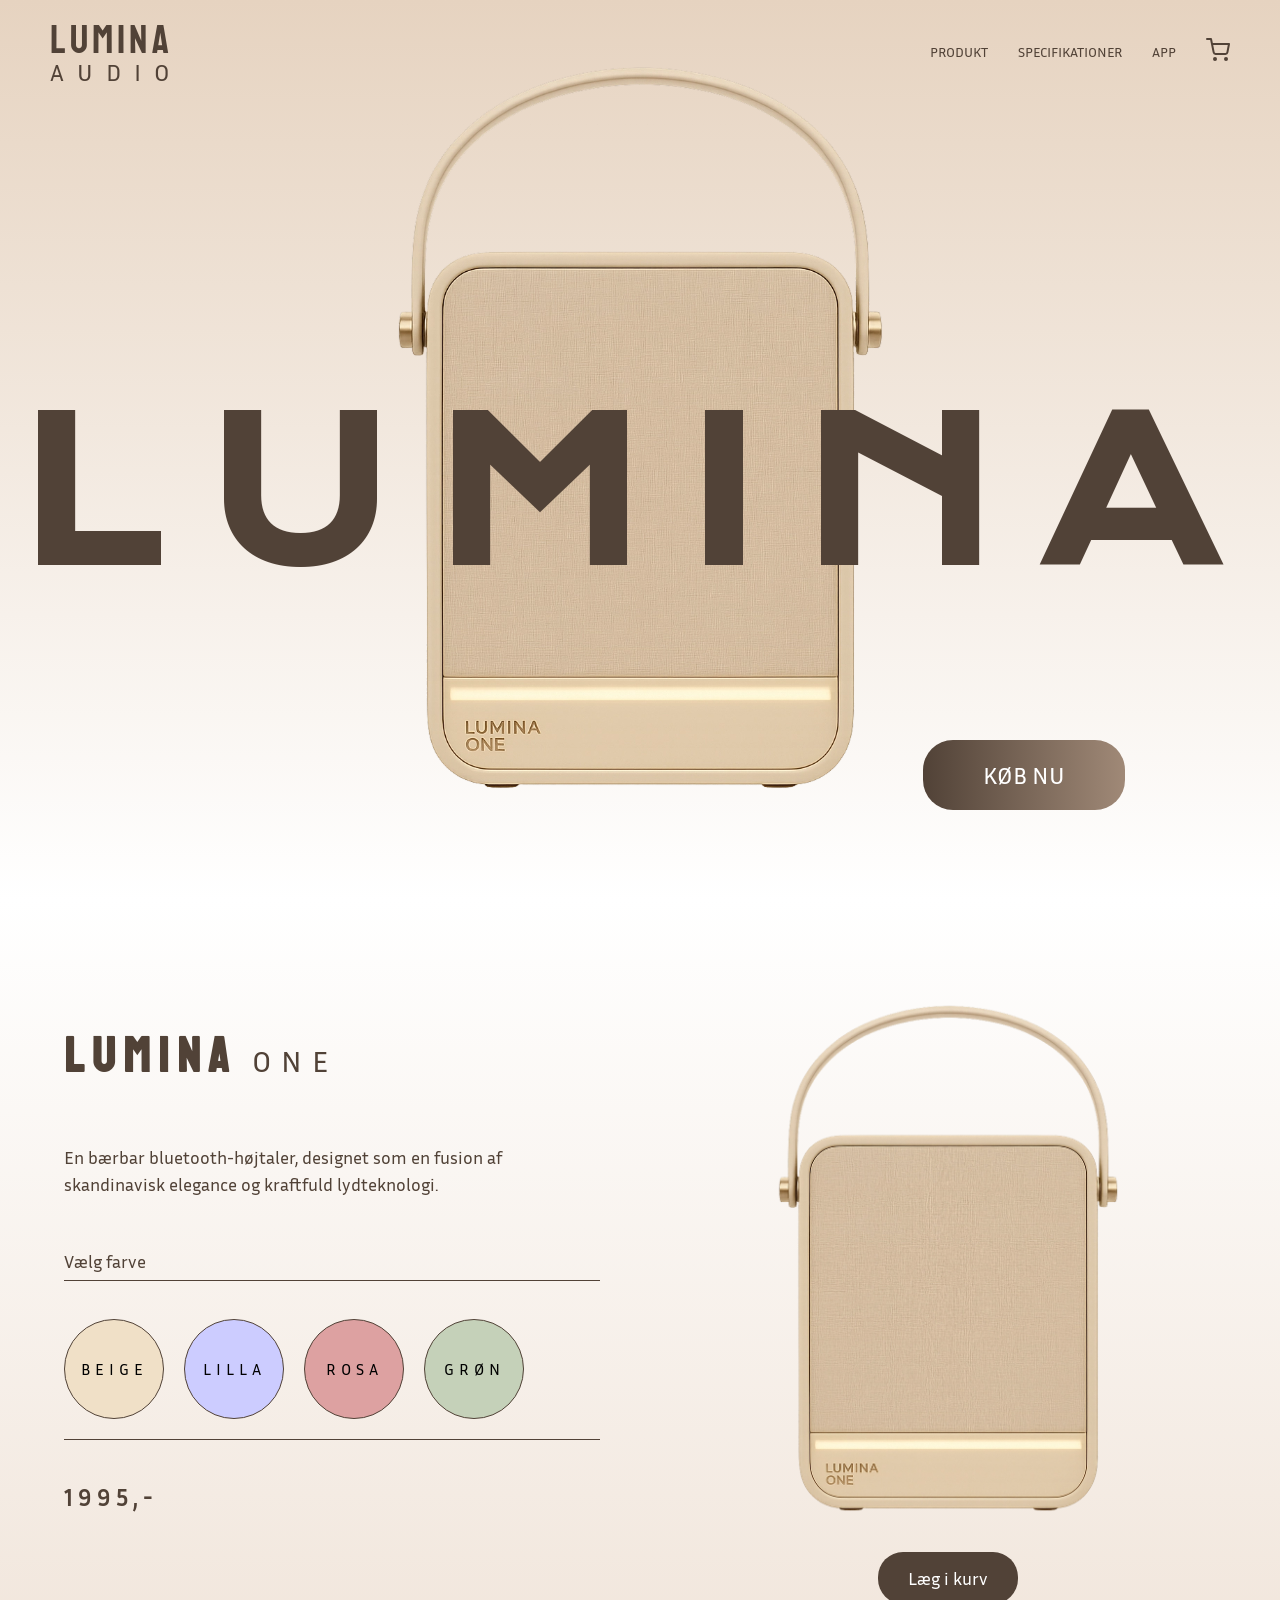
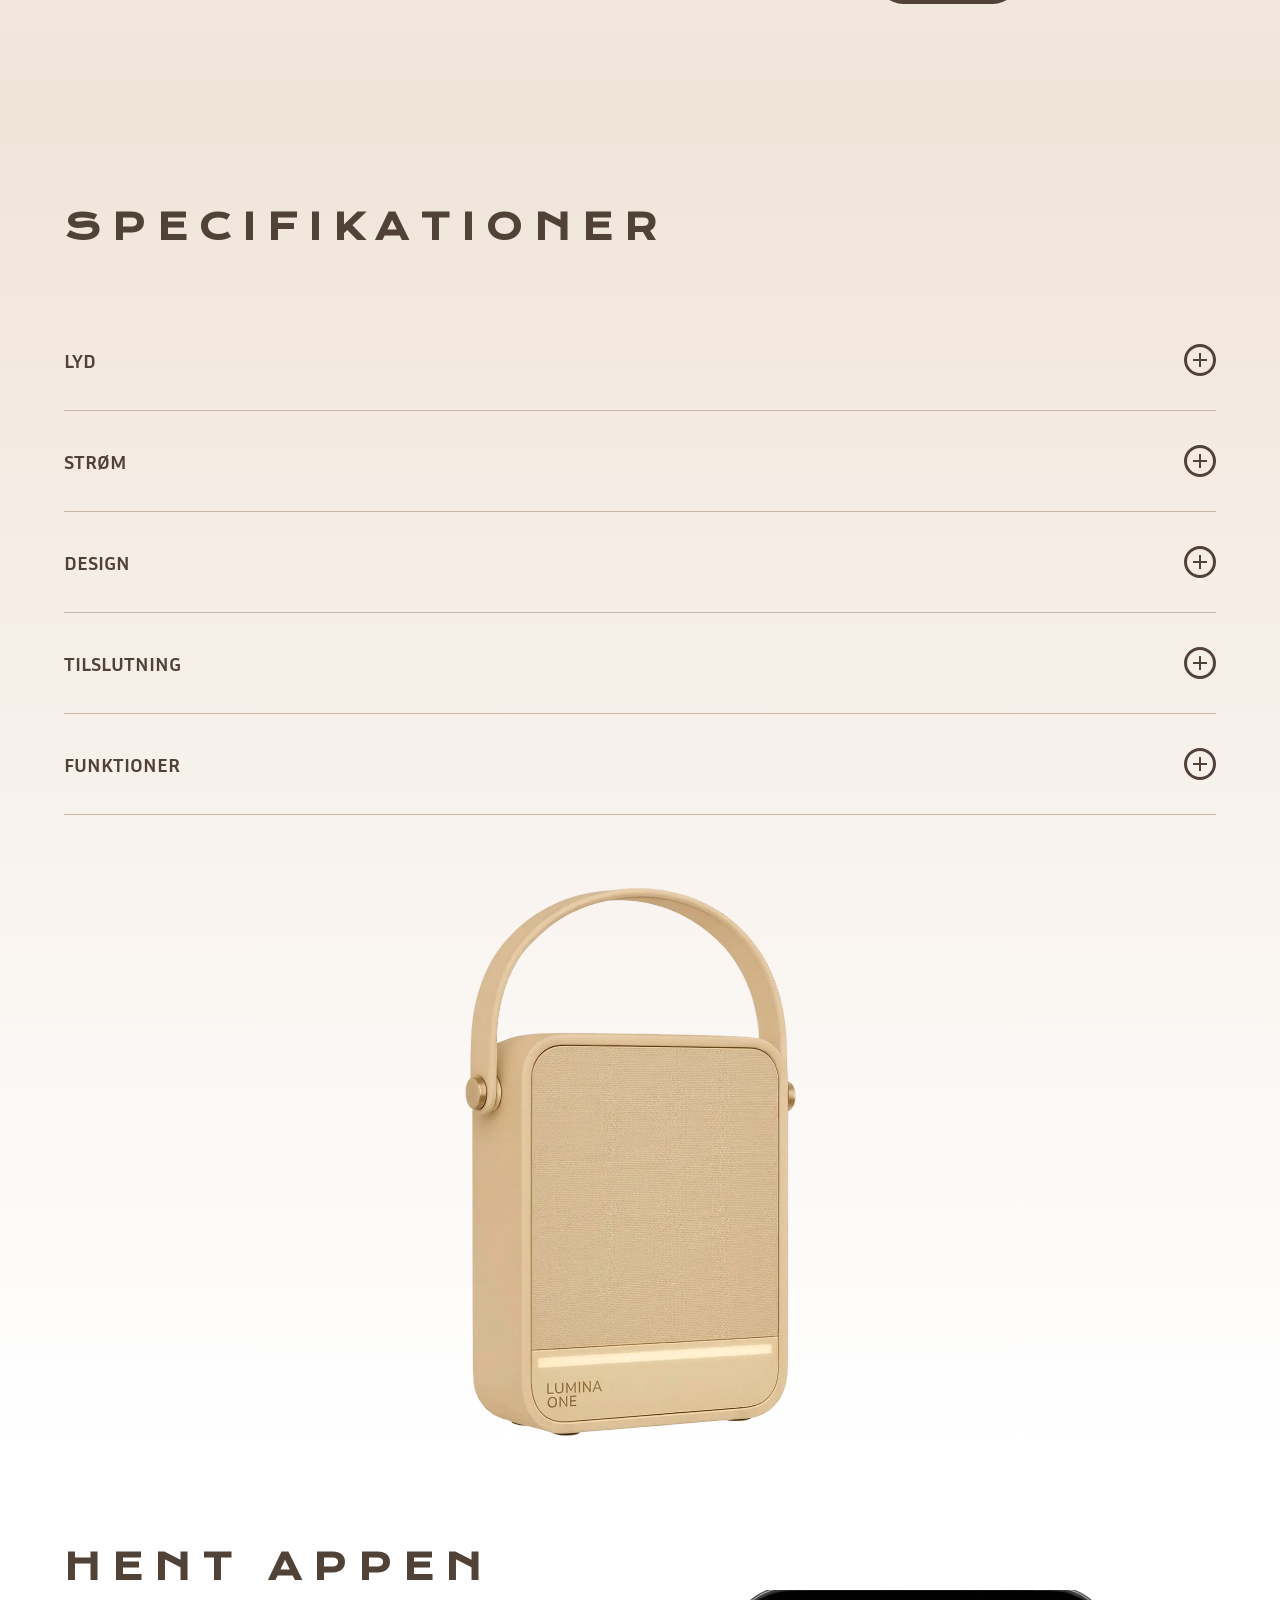
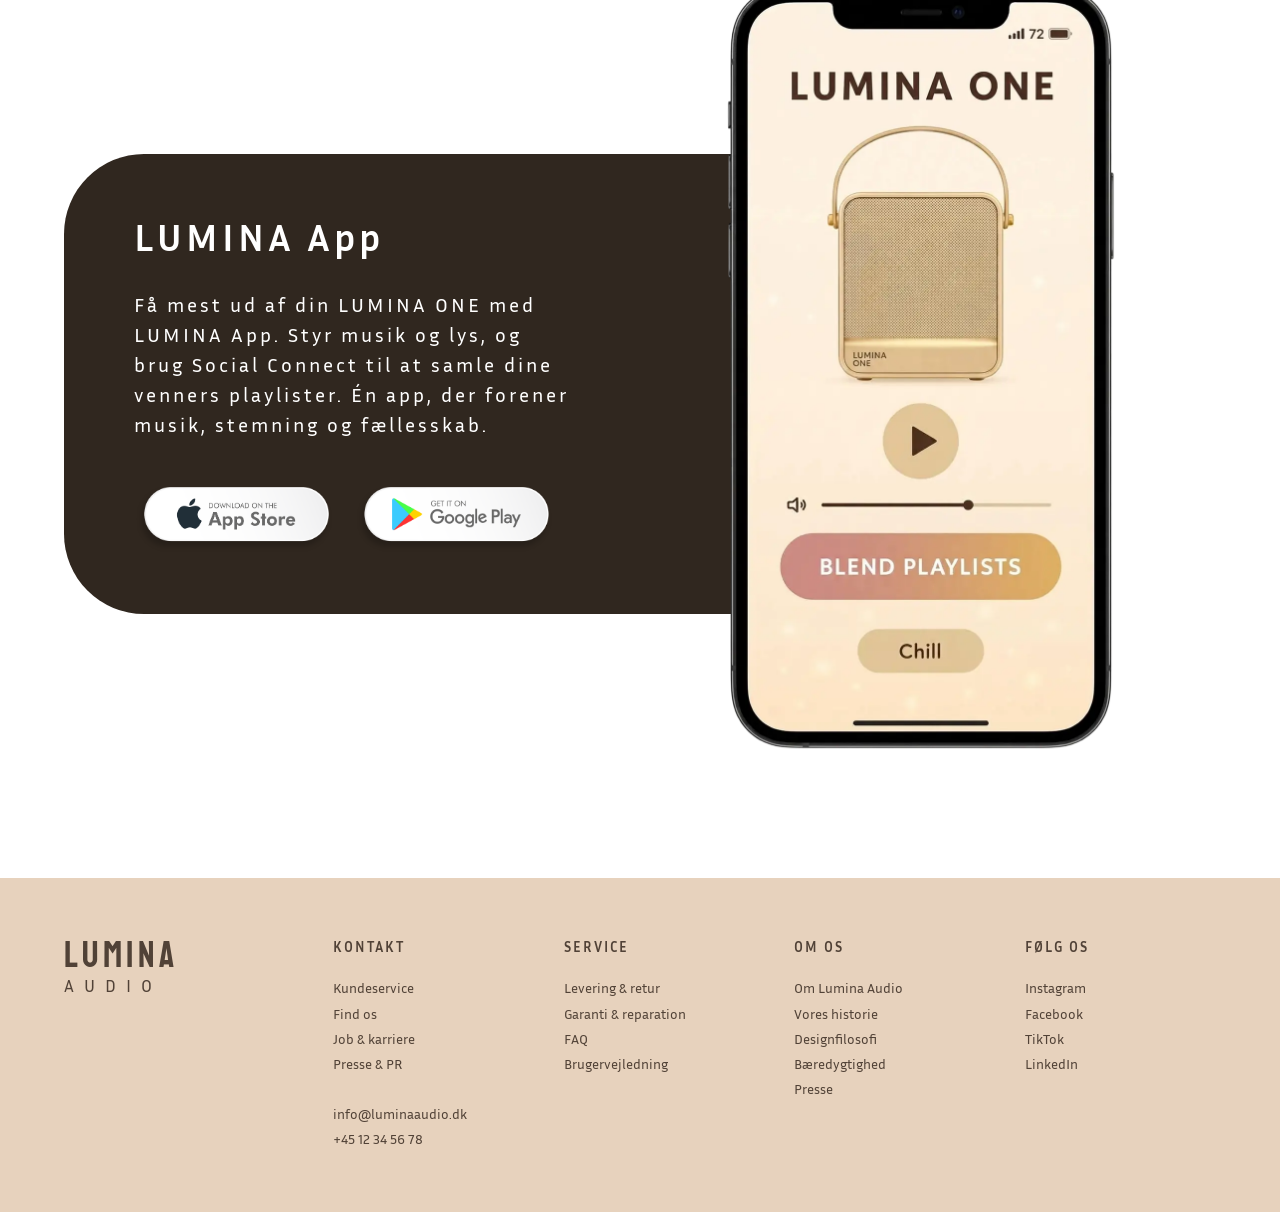
<file: index.html>
<!doctype html>
<html lang="da">
  <head>
    <meta charset="UTF-8" />
    <meta name="viewport" content="width=device-width, initial-scale=1.0" />
    <title>Lumina Audio - Home</title>
    <meta
      name="description"
      content="Oplev Lumina One – en elegant trådløs højtaler med kraftfuld lyd, stemningslys og funktioner skabt til fællesskab."
    />
    <link rel="shortcut icon" href="img/favicon.ico" type="image/x-icon" />
    <link rel="stylesheet" href="css/style.css" />
  </head>
  <body>
    <!-- Header / navigation -->
    <header>
      <nav class="navbar">
        <a
          href="index.html"
          class="logo"
          lang="en"
          aria-label="Lumina Audio - forside"
        >
          <p id="logo1">LUMINA</p>
          <p id="logo2">AUDIO</p>
        </a>

        <div class="nav-right">
          <!-- Almindelig desktop navigation -->
          <ul class="nav-links">
            <li><a href="#produktus">PRODUKT</a></li>
            <li><a href="#specs">SPECIFIKATIONER</a></li>
            <li><a href="#app">APP</a></li>
          </ul>

          <!-- Burger menu til mobil -->
          <details class="mobile-menu">
            <summary aria-label="Åbn menu">☰</summary>

            <ul class="mobile-links">
              <li><a href="#produktus">PRODUKT</a></li>
              <li><a href="#specs">SPECIFIKATIONER</a></li>
              <li><a href="#app">APP</a></li>
            </ul>
          </details>

          <!-- Kurv -->
          <a href="tak.html">
            <img src="img/cart.svg" alt="Kurv" class="cart" />
          </a>
        </div>
      </nav>
    </header>

    <!-- Main -->
    <main>
      <!-- Hero sektion -->
      <section class="hero">
        <div class="hero-content">
          <h1 class="hovedskrift" lang="en">LUMINA</h1>
          <img
            src="img/lumina-speaker.webp"
            alt="Lumina One højtaler"
            class="hero-img"
          />
          <a href="tak.html" class="knap1">KØB NU</a>
        </div>
      </section>

      <!-- Produkt sektion -->
      <section id="produktus" class="produkt">
        <div class="produkt-container">
          <!-- Overskrift og beskrivelse -->
          <div class="produktinfo">
            <div class="produkt-layout">
              <!-- VENSTRE SIDE -->
              <div class="produkt-indhold">
                <div class="product-title" lang="en">
                  <h2 class="speclumina">LUMINA</h2>
                  <p class="specone">ONE</p>
                </div>

                <p class="produktbeskrivelse">
                  En bærbar bluetooth-højtaler, designet som en fusion af
                  skandinavisk elegance og kraftfuld lydteknologi.
                </p>

                <p class="vaelg-farve">Vælg farve</p>

                <!-- Radio buttons -->
                <input type="radio" name="farve" id="beige" checked />
                <input type="radio" name="farve" id="lilla" />
                <input type="radio" name="farve" id="rosa" />
                <input type="radio" name="farve" id="groen" />

                <!-- Farveknapper -->
                <div class="farvevalg">
                  <label for="beige" class="farve beige">BEIGE</label>
                  <label for="lilla" class="farve lilla">LILLA</label>
                  <label for="rosa" class="farve rosa">ROSA</label>
                  <label for="groen" class="farve groen">GRØN</label>
                </div>

                <p class="pris">1995,-</p>

                <!-- Produktbilleder -->
                <div class="produktbilleder">
                  <img
                    src="img/lumina-speaker.webp"
                    class="produktbillede beige-img"
                    alt="Lumina One i beige"
                    loading="lazy"
                  />

                  <img
                    src="img/lumina-lilla.webp"
                    class="produktbillede lilla-img"
                    alt="Lumina One i lilla"
                    loading="lazy"
                  />

                  <img
                    src="img/lumina-rosa.webp"
                    class="produktbillede rosa-img"
                    alt="Lumina One i rosa"
                    loading="lazy"
                  />

                  <img
                    src="img/lumina-groen.webp"
                    class="produktbillede groen-img"
                    alt="Lumina One i grøn"
                    loading="lazy"
                  />
                </div>

                <a href="tak.html" class="buy">Læg i kurv</a>
              </div>
            </div>
          </div>
        </div>
      </section>

      <!-- Specifikationer -->
      <section class="specs" id="specs">
        <div class="specs-container">
          <h2 class="specs-title">SPECIFIKATIONER</h2>

          <!-- LYD -->
          <details class="spec-item">
            <summary>
              <span>LYD</span>
              <span class="spec-icon"></span>
            </summary>

            <div class="spec-content">
              <p>
                Op til 100 dB – nok til en strandfest eller park-picnic uden at
                være “for meget”.
              </p>
            </div>
          </details>

          <!-- STRØM -->
          <details class="spec-item">
            <summary>
              <span>STRØM</span>
              <span class="spec-icon"></span>
            </summary>

            <div class="spec-content">
              <p>
                Op til 18 timers spilletid – genopladeligt batteri via USB-C.
              </p>
            </div>
          </details>

          <!-- DESIGN -->
          <details class="spec-item">
            <summary>
              <span>DESIGN</span>
              <span class="spec-icon"></span>
            </summary>

            <div class="spec-content">
              <p>
                Vægt: Kun 1,5 kg – nem at tage med i hånden eller i den
                medfølgende stof-tote bag.
              </p>

              <p>
                Design: Bløde former, stofbeklædt front. Findes i farverne:
                Moonlight White, Dusty Rose, Sage Green, Lavender Mist
              </p>
            </div>
          </details>

          <!-- TILSLUTNING -->
          <details class="spec-item">
            <summary>
              <span>TILSLUTNING</span>
              <span class="spec-icon"></span>
            </summary>

            <div class="spec-content">
              <p>
                Bluetooth 5.3, AUX-indgang og mulighed for at parre op til 3
                andre <span lang="en">Lumina One</span>-enheder.
              </p>
            </div>
          </details>

          <!-- FUNKTIONER -->
          <details class="spec-item">
            <summary>
              <span>FUNKTIONER</span>
              <span class="spec-icon"></span>
            </summary>

            <div class="spec-content">
              <p>
                Lysstemning: Integreret ambient-lys (kan tilpasses: fx "chill",
                "party", "sunset" mode). Subtile LED-lys der følger musikken.
              </p>

              <p>
                <span lang="en">Social Connect</span>: Funktion der gør det nemt
                at "blende" din playliste med andres via app'en – perfekt til
                fællesfester.
              </p>

              <p>IPX5 vandafvisende – tåler lidt regn og pool-splash.</p>
            </div>
          </details>

          <!-- Højtaler -->
          <img
            src="img/lumina-one.webp"
            class="specs-speaker"
            alt=""
            loading="lazy"
          />
        </div>
      </section>

      <!-- App sektion -->
      <section class="app" id="app">
        <div class="app-container">
          <h2 class="app-title">HENT APPEN</h2>

          <div class="app-layout">
            <!-- Mørk tekstboks -->
            <div class="app-info">
              <h3 lang="en">LUMINA App</h3>

              <p>
                Få mest ud af din <span lang="en">LUMINA ONE</span> med
                <span lang="en">LUMINA App</span>. Styr musik og lys, og brug
                <span lang="en">Social Connect</span> til at samle dine venners
                playlister. Én app, der forener musik, stemning og fællesskab.
              </p>

              <div class="app-download">
                <a href="#" aria-label="Download Lumina App i App Store">
                  <img src="img/app-store.png" alt="Download i App Store" />
                </a>

                <a href="#" aria-label="Download Lumina App i Google Play">
                  <img src="img/google-play.png" alt="Download i Google Play" />
                </a>
              </div>
            </div>

            <!-- Telefon -->
            <div class="app-phone">
              <img
                src="img/lumina-app.webp"
                alt="Lumina App vist på en smartphone"
                loading="lazy"
              />
            </div>
          </div>
        </div>
      </section>
    </main>

    <!-- Footer -->
    <footer>
      <div class="footer-container">
        <!-- Logo -->
        <div class="footer-col footer-brand" lang="en">
          <h2 class="footer-logo">LUMINA</h2>
          <p>AUDIO</p>
        </div>

        <!-- Kontakt -->
        <div class="footer-col">
          <h3>KONTAKT</h3>

          <p>
            <a href="#">Kundeservice</a><br />
            <a href="#">Find os</a><br />
            <a href="#">Job & karriere</a><br />
            <a href="#">Presse & PR</a><br /><br />
            <a href="mailto:info@luminaaudio.dk"> info@luminaaudio.dk </a>
          </p>

          <p>
            <a href="tel:+4512345678"> +45 12 34 56 78 </a>
          </p>
        </div>

        <!-- Service -->
        <div class="footer-col">
          <h3>SERVICE</h3>

          <p>
            <a href="#">Levering & retur</a><br />
            <a href="#">Garanti & reparation</a><br />
            <a href="#">FAQ</a><br />
            <a href="#">Brugervejledning</a>
          </p>
        </div>

        <!-- Om os -->
        <div class="footer-col">
          <h3>OM OS</h3>

          <p>
            <a href="#">Om <span lang="en">Lumina Audio</span></a
            ><br />
            <a href="#">Vores historie</a><br />
            <a href="#">Designfilosofi</a><br />
            <a href="#">Bæredygtighed</a><br />
            <a href="#">Presse</a>
          </p>
        </div>

        <!-- Sociale medier -->
        <div class="footer-col">
          <h3>FØLG OS</h3>

          <p><a href="#">Instagram</a></p>
          <p><a href="#">Facebook</a></p>
          <p><a href="#">TikTok</a></p>
          <p><a href="#">LinkedIn</a></p>
        </div>
      </div>
    </footer>
  </body>
</html>
</file>
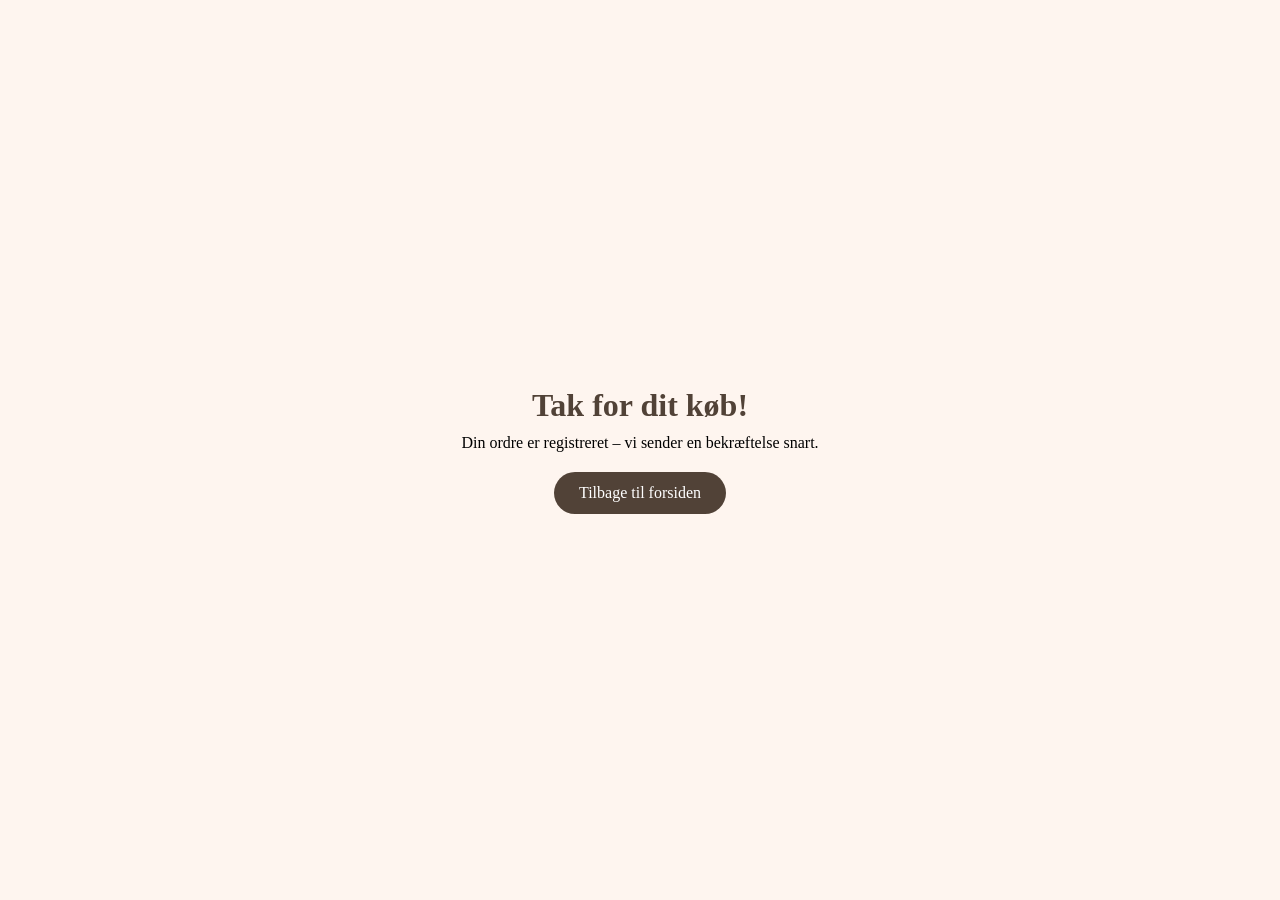
<file: tak.html>
<!doctype html>
<html lang="da">
  <head>
    <meta charset="UTF-8" />
    <meta name="viewport" content="width=device-width, initial-scale=1.0" />
    <title>Lumina Audio - Tak for dit køb</title>
    <link rel="stylesheet" href="css/tak.css" />
    <link rel="shortcut icon" href="img/favicon.ico" type="image/x-icon" />
  </head>
  <body>
    <main>
      <h1>Tak for dit køb!</h1>
      <p>Din ordre er registreret – vi sender en bekræftelse snart.</p>
      <a href="index.html">Tilbage til forsiden</a>
    </main>
  </body>
</html>
</file>
<file: css/style.css>
/* Google Fonts */
@import url("https://fonts.googleapis.com/css2?family=Koulen&family=Krona+One&display=swap");
@import url("https://fonts.googleapis.com/css2?family=Inria+Sans:wght@300;400;700&display=swap");

/* Reset */
* {
  margin: 0;
  padding: 0;
  box-sizing: border-box;
}

html {
  scroll-behavior: smooth;
}

html,
body {
  margin: 0;
  padding: 0;
  overflow-x: hidden;
}

:root {
  --farve1: #fef5ef;
  --farve2: #f0e4d9;
  --font-farve: #514237;

  --logo-font: "Koulen", sans-serif;
  --overskrift-font: "Krona One", sans-serif;
  --brødtekst-font: "Inria Sans", sans-serif;
}

/* HERO SEKTION */
.hero {
  background: linear-gradient(rgba(230, 211, 192, 1), white);
  width: 100%;
  min-height: 100vh;
  position: relative;
  overflow: hidden;
}

/* Navbar */
.navbar {
  width: 100%;
  padding: 20px 50px;
  display: flex;
  justify-content: space-between;
  align-items: center;
  position: fixed;
  top: 0;
  left: 0;
  z-index: 15;
  background: transparent;
}

.logo {
  display: flex;
  flex-direction: column;
  line-height: 1;
  text-decoration: none;
}

#logo1 {
  font-family: var(--logo-font);
  font-size: 40px;
  font-weight: 200;
  color: var(--font-farve);
  letter-spacing: 4px;
}

#logo2 {
  font-family: var(--brødtekst-font);
  font-size: 24px;
  color: var(--font-farve);
  letter-spacing: 13px;
}

.nav-links {
  list-style: none;
  display: flex;
  gap: 30px;
  align-items: center;
}

.nav-links a {
  font-family: var(--brødtekst-font);
  font-size: 14px;
  text-decoration: none;
  color: var(--font-farve);
  transition: 0.3s ease;
}
.nav-links a:hover {
  color: #a08977;
}

.cart {
  width: 24px;
  height: auto;
  transition: 0.3s ease;
}
.cart:hover {
  transform: scale(1.1);
}

.nav-right {
  display: flex;
  align-items: center;
  gap: 30px;
  flex-shrink: 0;
}

/* Burger skjules på desktop */
.mobile-menu {
  display: none;
}

/* Hero indhold */
.hero-content {
  position: relative;
  display: flex;
  justify-content: center;
  align-items: center;
  min-height: 100vh;
  width: 100%;
  text-align: center;
  z-index: 1;
}

.hovedskrift {
  font-family: var(--overskrift-font);
  font-size: 12rem;
  font-weight: 700;
  color: var(--font-farve);
  line-height: 1;
  position: absolute;
  top: 55%;
  left: 50%;
  transform: translate(-50%, -50%);
  z-index: 2;
  letter-spacing: 48px;
  max-width: 100vw;
  overflow: hidden;
}

.hero-img {
  width: 500px;
  height: auto;
  position: absolute;
  top: 48%;
  left: 50%;
  transform: translate(-50%, -50%);
  z-index: 1;
}

/* Knap */
.knap1 {
  position: absolute;
  bottom: 10%;
  left: 80%;
  transform: translateX(-50%);
  padding: 21px 60px;
  border: none;
  border-radius: 30px;
  background: linear-gradient(to right, #514237, #a08977);
  color: white;
  font-family: var(--brødtekst-font);
  font-size: 24px;
  cursor: pointer;
  transition: 0.3s ease;
  overflow: hidden;
  text-decoration: none;
}
.knap1:hover {
  transform: translateX(-50%) scale(1.05);
}

/* PRODUKT SEKTION */
.produkt {
  background: linear-gradient(white, var(--farve2));
  width: 100%;
  padding: 100px 5%;
}

.produkt-container {
  max-width: 1200px;
  margin: 0 auto;
}

.produktinfo {
  width: 100%;
}

.product-title {
  display: flex;
  align-items: baseline;
  gap: 15px;
}

.speclumina {
  font-family: var(--logo-font);
  font-size: 50px;
  color: var(--font-farve);
  letter-spacing: 8px;
}

.specone {
  font-family: var(--brødtekst-font);
  font-size: 30px;
  color: var(--font-farve);
  letter-spacing: 10px;
}

.produktbeskrivelse {
  font-family: var(--brødtekst-font);
  font-size: 18px;
  color: var(--font-farve);
  max-width: 550px;
  margin-top: 20px;
  line-height: 1.5;
}

/* Farvevælger */

.vaelg-farve {
  font-family: var(--brødtekst-font);
  font-size: 18px;
  color: var(--font-farve);
  margin-top: 30px;
  border-bottom: 1px solid var(--font-farve);
  padding-bottom: 8px;
}

.produktinfo input[type="radio"] {
  position: absolute;
  opacity: 0;
  pointer-events: none;
}

.farvevalg {
  display: flex;
  gap: 20px;
  padding: 15px 0 20px;
  border-bottom: 1px solid var(--font-farve);
}

.produkt-indhold:has(#beige:focus-visible) .beige,
.produkt-indhold:has(#lilla:focus-visible) .lilla,
.produkt-indhold:has(#rosa:focus-visible) .rosa,
.produkt-indhold:has(#groen:focus-visible) .groen {
  outline: 3px solid var(--font-farve);
  outline-offset: 4px;
}

.farve {
  width: 100px;
  height: 100px;
  border-radius: 50%;
  border: 1px solid var(--font-farve);

  display: flex;
  justify-content: center;
  align-items: center;

  font-family: var(--brødtekst-font);
  letter-spacing: 5px;

  cursor: pointer;
  transition: 0.2s ease;
}

.farve:hover {
  transform: scale(1.05);
}

.beige {
  background: #f0e0c7;
}

.lilla {
  background: #ccccff;
}

.rosa {
  background: #dda1a1;
}

.groen {
  background: #c5d1b9;
}

/* Produktbilleder */

.produktbillede {
  display: none;
  width: 350px;
  max-width: 100%;
  height: auto;
}

#beige:checked ~ .produktbilleder .beige-img {
  display: block;
}

#lilla:checked ~ .produktbilleder .lilla-img {
  display: block;
}

#rosa:checked ~ .produktbilleder .rosa-img {
  display: block;
}

#groen:checked ~ .produktbilleder .groen-img {
  display: block;
}

/* Pris */

.pris {
  position: static;
  font-family: var(--brødtekst-font);
  font-size: 24px;
  font-weight: 700;
  letter-spacing: 5px;
  color: var(--font-farve);
  margin-top: 20px;
}

/* Læg i kurv */

.buy {
  grid-column: 2;
  justify-self: center;

  position: static;
  transform: none;

  display: block;
  width: fit-content;

  margin: 30px auto 0;
  padding: 15px 30px;

  border-radius: 25px;
  background: var(--font-farve);

  color: white;
  font-family: var(--brødtekst-font);
  font-size: 18px;
  text-decoration: none;

  transition: 0.3s ease;
}

.buy:hover {
  transform: scale(1.05);
}

.produkt-indhold {
  display: grid;
  grid-template-columns: 1fr 1fr;
  column-gap: 80px;
  align-items: center;
}

.product-title,
.produktbeskrivelse,
.vaelg-farve,
.farvevalg,
.pris {
  grid-column: 1;
}

.produktbilleder {
  grid-column: 2;
  grid-row: 1 / 6;

  display: flex;
  justify-content: center;
  align-items: center;

  margin: 0;
}

/* SPECIFIKATIONER SEKTION */

.specs {
  background: linear-gradient(var(--farve2), white);
  width: 100%;
  padding: 100px 5% 0;
  overflow: hidden;
}

.specs-container {
  max-width: 1200px;
  margin: 0 auto;
}

/* Overskrift */

.specs-title {
  font-family: var(--overskrift-font);
  font-size: 36px;
  letter-spacing: 12px;
  color: var(--font-farve);
  margin-bottom: 60px;
}

/* Hver række */

.spec-item {
  border-bottom: 1px solid #c9b8a7;
}

.spec-item summary {
  min-height: 100px;

  display: flex;
  justify-content: space-between;
  align-items: center;

  cursor: pointer;
  list-style: none;

  font-family: var(--brødtekst-font);
  font-size: 20px;
  font-weight: 700;
  color: var(--font-farve);
}

/* Fjerner browserens standard-pil */

.spec-item summary::-webkit-details-marker {
  display: none;
}

.spec-item summary::marker {
  content: "";
}

/* Plus / kryds */

.spec-icon {
  width: 32px;
  height: 32px;
  border: 3px solid var(--font-farve);
  border-radius: 50%;

  position: relative;
  flex-shrink: 0;
}

/* Vandret streg */

.spec-icon::before {
  content: "";
  position: absolute;

  width: 14px;
  height: 2px;

  background-color: var(--font-farve);

  top: 50%;
  left: 50%;
  transform: translate(-50%, -50%);
}

/* Lodret streg */

.spec-icon::after {
  content: "";
  position: absolute;

  width: 2px;
  height: 14px;

  background-color: var(--font-farve);

  top: 50%;
  left: 50%;
  transform: translate(-50%, -50%);
}

/* Når rækken er åben */

.spec-item[open] .spec-icon::after {
  transform: translate(-50%, -50%) rotate(45deg);
}

.spec-item[open] .spec-icon::before {
  transform: translate(-50%, -50%) rotate(45deg);
}

/* Teksten der foldes ud */

.spec-content {
  padding: 0 60px 35px 0;

  font-family: var(--brødtekst-font);
  font-size: 16px;
  line-height: 1.5;
  color: var(--font-farve);

  max-width: 900px;
}

.spec-content p {
  margin-bottom: 20px;
}

.spec-content p:last-child {
  margin-bottom: 0;
}

/* Højtaleren nederst */

.specs-speaker {
  display: block;
  width: 450px;
  max-width: 70%;
  height: auto;

  margin: 70px auto 0px;
}

/* APP SEKTION */

.app {
  width: 100%;
  background-color: white;
  padding: 100px 5%;
  overflow: hidden;
}

.app-container {
  max-width: 1200px;
  margin: 0 auto;
}

/* Hent appen */

.app-title {
  font-family: var(--overskrift-font);
  font-size: 36px;
  letter-spacing: 12px;
  color: var(--font-farve);
}

/* Tekst + telefon */

.app-layout {
  display: grid;
  grid-template-columns: 1.5fr 1fr;
  align-items: center;
}

/* Mørk boks */

.app-info {
  background-color: #30271f;
  color: white;
  padding: 60px 180px 60px 70px;
  border-radius: 80px 0 0 80px;
}

.app-info h3 {
  font-family: var(--brødtekst-font);
  font-size: 38px;
  letter-spacing: 4px;
  margin-bottom: 30px;
}

.app-info p {
  font-family: var(--brødtekst-font);
  font-size: 20px;
  line-height: 1.5;
  letter-spacing: 3px;
  max-width: 600px;
}

/* App Store knapper */

.app-download {
  display: flex;
  gap: 20px;
  margin-top: 45px;
  align-items: center;
}

.app-download a {
  display: block;
}

.app-download img {
  display: block;
  width: 200px;
  height: auto;
  transition: 0.3s ease;
}

.app-download img:hover {
  transform: scale(1.05);
}

/* Telefon */

.app-phone {
  position: relative;
  z-index: 2;

  margin-left: -130px;

  display: flex;
  justify-content: center;
}

.app-phone img {
  width: 400px;
  max-width: 100%;
  height: auto;
  display: block;
}

/* FOOTER */

footer {
  background-color: #e7d2bd;
  padding: 60px 5%;
  color: var(--font-farve);
  font-family: var(--brødtekst-font);
}

.footer-container {
  width: 100%;
  max-width: 1400px;
  margin: 0 auto;

  display: grid;
  grid-template-columns: 1.2fr 1fr 1fr 1fr 1fr;
  gap: 40px;
  align-items: start;
}

.footer-col h3 {
  font-size: 14px;
  letter-spacing: 2px;
  margin-bottom: 20px;
}

.footer-col p {
  font-size: 14px;
  line-height: 1.8;
}

.footer-col a {
  color: var(--font-farve);
  text-decoration: none;
}

.footer-col a:hover {
  text-decoration: underline;
}

/* Logo */

.footer-logo {
  font-family: var(--logo-font);
  font-size: 36px;
  font-weight: 400;
  letter-spacing: 4px;
  line-height: 1;
}

.footer-brand p {
  font-size: 17px;
  letter-spacing: 10px;
  line-height: 1;
  margin-top: 3px;
}

a:focus-visible,
button:focus-visible,
summary:focus-visible {
  outline: 3px solid var(--font-farve);
  outline-offset: 4px;
}

/* Responsivt til mobil */
@media (max-width: 768px) {
  /* Navbar */
  .navbar {
    position: fixed;
    top: 0;
    left: 0;
    right: 0;
    width: auto;
    padding: 15px 20px;
  }

  /* Logo */
  #logo1 {
    font-size: 37.5px;
    letter-spacing: 2px;
  }

  #logo2 {
    font-size: 21px;
    letter-spacing: 7px;
  }

  /* Navigation */

  /* Skjul desktop-menu */
  .nav-links {
    display: none;
  }

  /* Vis burger */
  .mobile-menu {
    display: block;
    position: relative;
  }

  .mobile-menu summary {
    list-style: none;
    cursor: pointer;
    font-size: 45px;
    color: var(--font-farve);
  }

  .mobile-menu summary:hover {
    transform: scale(1.1);
  }

  /* Fjerner standard-pilen */
  .mobile-menu summary::-webkit-details-marker {
    display: none;
  }

  /* Menuen der kommer frem */
  .mobile-links {
    position: absolute;
    top: 40px;
    right: 0;

    list-style: none;
    background-color: white;
    padding: 20px;

    display: flex;
    flex-direction: column;
    gap: 15px;

    min-width: 180px;
  }

  .mobile-links a {
    font-family: var(--brødtekst-font);
    font-size: 14px;
    text-decoration: none;
    color: var(--font-farve);
  }

  .nav-right {
    gap: 15px;
  }

  .cart {
    width: 38px;
  }

  /* Hero overskrift */
  .hovedskrift {
    font-size: 14vw;
    letter-spacing: 2vw;
    left: 50%;
    bottom: 1%;
  }

  /* Hero billede */
  .hero-img {
    width: 55vw;
    max-width: 350px;
    left: 50%;
    top: auto;
  }

  /* KØB NU knap */
  .knap1 {
    left: 50%;
    bottom: 35%;
    transform: translateX(-50%);
    padding: 21px 60px;
    font-size: 24px;
    white-space: nowrap;
  }

  /* Produkt */

  .produkt {
    padding: 0px 20px 100px;
  }

  .speclumina {
    font-size: 36px;
    letter-spacing: 4px;
  }

  .specone {
    font-size: 22px;
    letter-spacing: 7px;
  }

  .produktbeskrivelse {
    font-size: 16px;
  }

  .farvevalg {
    justify-content: space-between;
    gap: 8px;
  }

  .farve {
    width: 70px;
    height: 70px;
    font-size: 13px;
    letter-spacing: 3px;
  }

  .produktbillede {
    width: 220px;
  }

  .pris {
    font-size: 20px;
  }

  .buy {
    font-size: 16px;
    padding: 12px 25px;
  }

  .produkt-indhold {
    display: block;
  }

  .produktbilleder {
    margin-top: 30px;
  }

  .buy {
    margin: 30px auto 0;
  }

  /* Specifikationer */

  .specs {
    padding: 60px 20px 0;
  }

  .specs-title {
    font-size: 20px;
    letter-spacing: 4px;
    margin-bottom: 40px;
  }

  .spec-item summary {
    min-height: 75px;
    font-size: 17px;
  }

  .spec-icon {
    width: 30px;
    height: 30px;
    border-width: 2px;
  }

  .spec-content {
    padding: 0 40px 25px 0;
    font-size: 14px;
    line-height: 1.4;
  }

  .spec-content p {
    margin-bottom: 18px;
  }

  .specs-speaker {
    width: 270px;
    max-width: 75%;
    margin: 45px auto 30px;
  }

  /* App */

  .app {
    padding: 60px 20px 80px;
    overflow: hidden;
  }

  .app-container {
    width: 100%;
  }

  /* Hent appen */

  .app-title {
    font-size: 20px;
    letter-spacing: 4px;
    margin-bottom: 35px;
    white-space: nowrap;
  }

  /* Behold to kolonner ligesom på desktop */

  .app-layout {
    display: grid;
    grid-template-columns: 68% 32%;
    align-items: center;
    width: 100%;
  }

  /* Mørk boks */

  .app-info {
    width: 100%;
    min-height: 260px;
    padding: 10px 65px 30px 25px;

    border-radius: 45px 0 0 45px;
  }

  .app-info h3 {
    font-size: 20px;
    letter-spacing: 1px;
    margin-bottom: 15px;
  }

  .app-info p {
    font-size: 11px;
    line-height: 1.5;
    letter-spacing: 1px;
  }

  /* App Store + Google Play */

  .app-download {
    display: flex;
    gap: 8px;
    margin-top: 20px;
    align-items: center;
  }

  .app-download a {
    display: block;
    flex: 1;
  }

  .app-download img {
    width: 100%;
    max-width: 95px;
    height: auto;
  }

  /* Telefonen */

  .app-phone {
    position: relative;
    z-index: 2;

    margin-left: -55px;

    display: flex;
    justify-content: flex-start;
    align-items: center;
  }

  .app-phone img {
    width: 155px;
    max-width: none;
    height: auto;
    display: block;
  }

  footer {
    padding: 50px 20px;
  }

  .footer-container {
    grid-template-columns: 1fr 1fr;
    gap: 40px 25px;
  }

  /* Logoet fylder hele den øverste række */
  .footer-brand {
    grid-column: 1 / -1;
  }

  .footer-logo {
    font-size: 32px;
  }

  .footer-brand p {
    font-size: 15px;
    letter-spacing: 8px;
  }

  .footer-col h3 {
    font-size: 14px;
    margin-bottom: 12px;
  }

  .footer-col p {
    font-size: 13px;
    line-height: 1.7;
  }
}
</file>
<file: css/tak.css>
@import url("https://fonts.googleapis.com/css2?family=Krona+One&display=swap");
@import url("https://fonts.googleapis.com/css2?family=Koulen&family=Krona+One&display=swap");
@import url("https://fonts.googleapis.com/css2?family=Inria+Sans:wght@300;400;700&display=swap");

 /* Reset */
* {
  margin: 0;
  padding: 0;
  box-sizing: border-box;
}

:root {
  --farve1: #FEF5EF;
  --farve2: #E1D3C2;
  --farve3: #F0E4D9;
  --font-farve: #514237;

  --logo-font: 'Koulen', sans-serif;
  --overskrift-font: 'Krona One', sans-serif;
  --brødtekst-font: 'Inria Sans', sans-serif;
}
 
 
 
 body {
      display: flex;
      justify-content: center;
      align-items: center;
      height: 100vh;
      background: var(--farve1);
      font-family: var(--brødtekst-font) sans-serif;
      text-align: center;
    }
    h1 {
      color: var(--font-farve);
      margin-bottom: 10px;
    }
    a {
      display: inline-block;
      margin-top: 20px;
      padding: 12px 25px;
      background: var(--font-farve);
      color: #fff;
      border-radius: 30px;
      text-decoration: none;
    }
    a:hover {
      background: #7a6352;
    }
</file>
